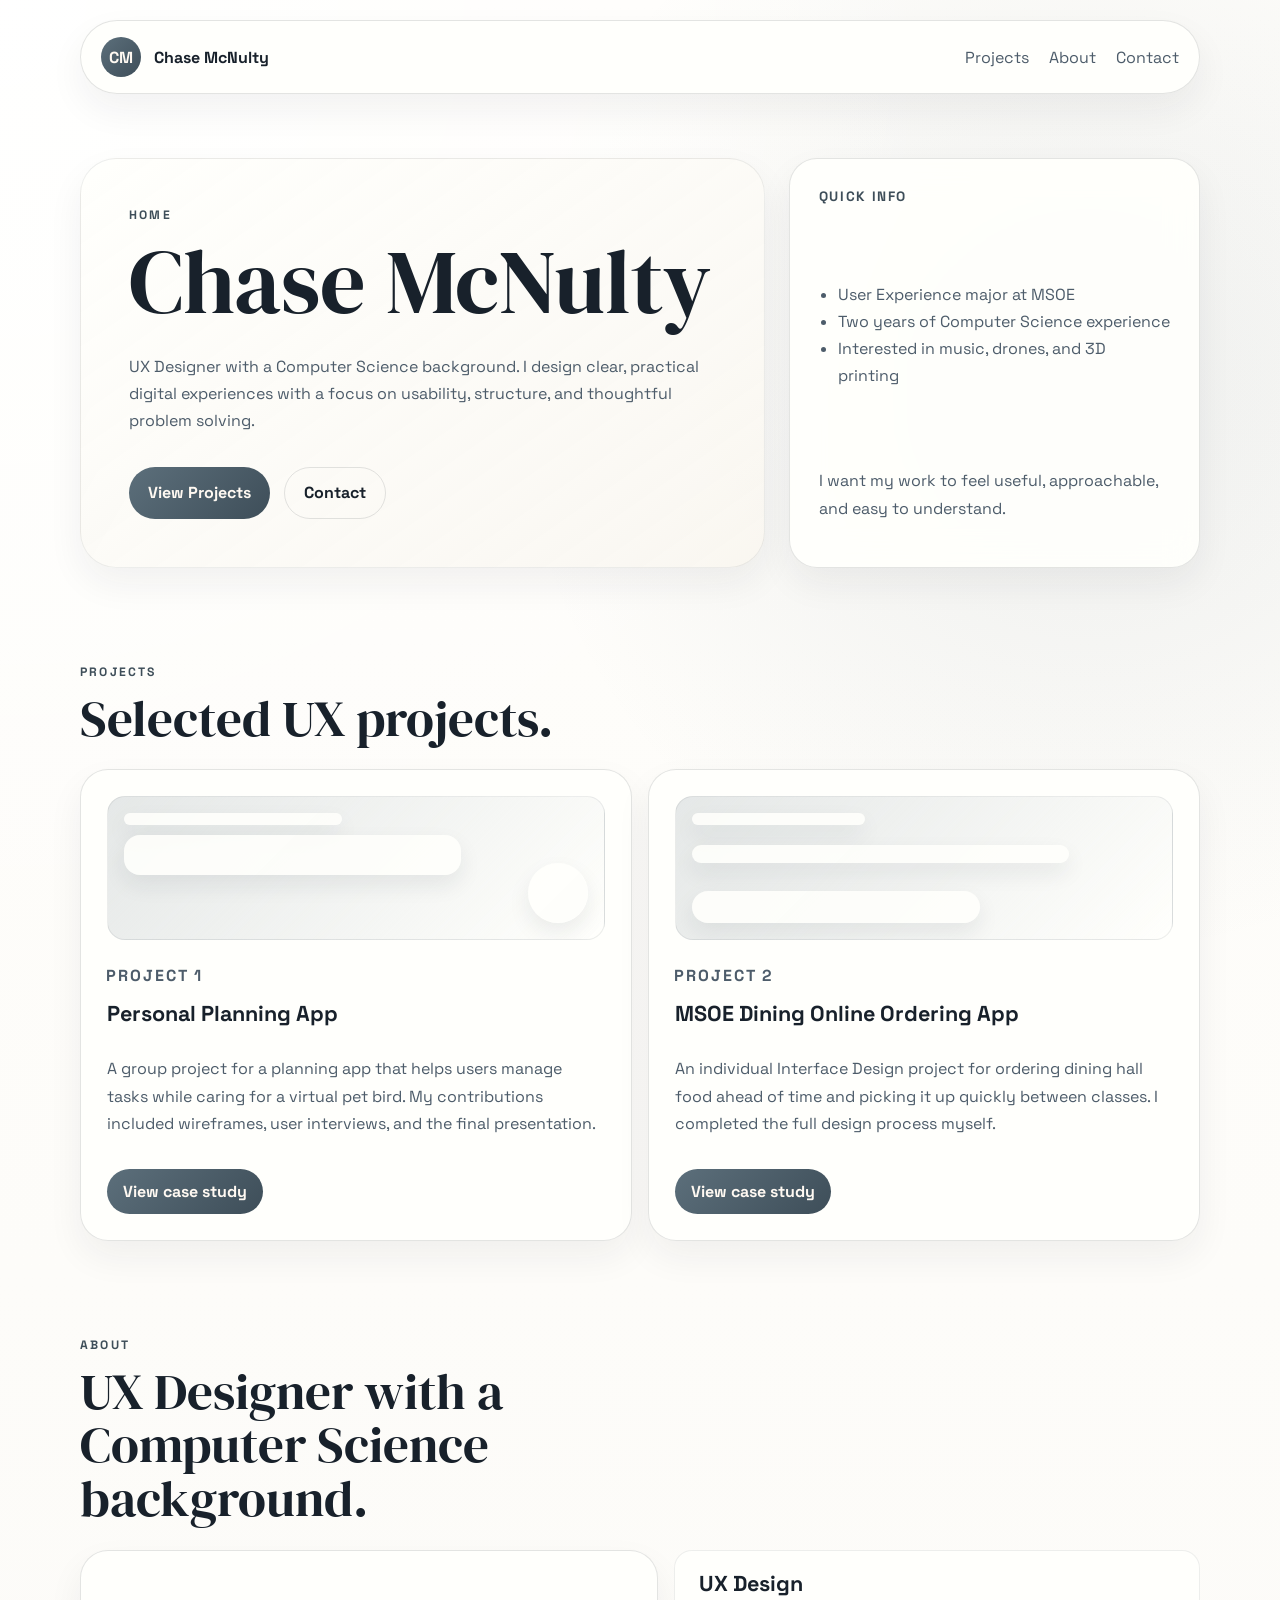
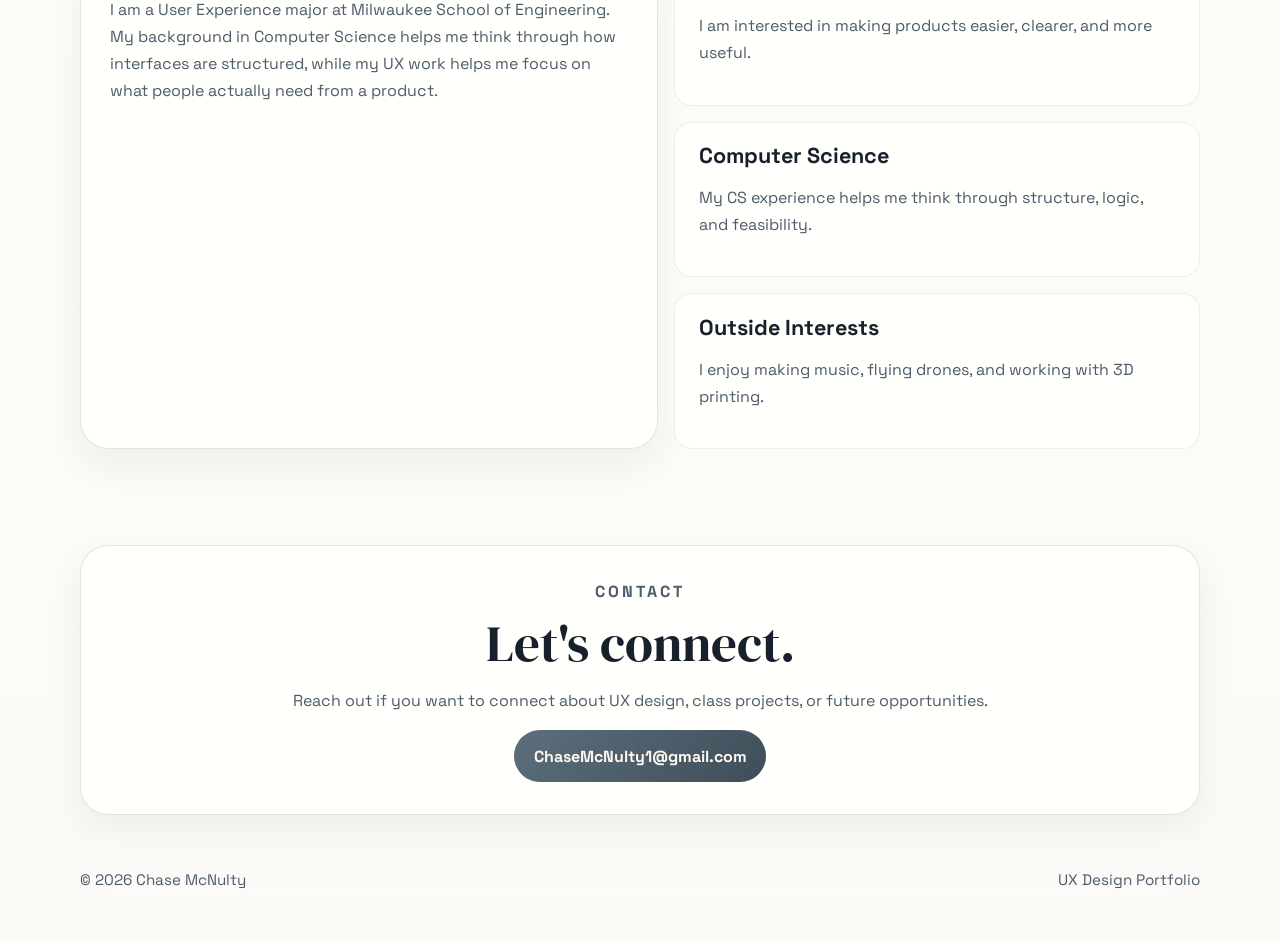
<file: index.html>
<!DOCTYPE html>
<html lang="en">
<head>
  <meta charset="UTF-8">
  <meta name="viewport" content="width=device-width, initial-scale=1.0">
  <title>Chase McNulty | Portfolio</title>
  <meta
    name="description"
    content="UX design portfolio for Chase McNulty, a User Experience major at MSOE with a Computer Science background."
  >
  <link rel="preconnect" href="https://fonts.googleapis.com">
  <link rel="preconnect" href="https://fonts.gstatic.com" crossorigin>
  <link
    href="https://fonts.googleapis.com/css2?family=Space+Grotesk:wght@400;500;700&family=DM+Serif+Display:ital@0;1&display=swap"
    rel="stylesheet"
  >
  <link rel="stylesheet" href="styles.css">
</head>
<body>
  <div class="page-shell">
    <header class="site-header">
      <a class="brand" href="#top" aria-label="Chase McNulty home">
        <span class="brand-mark">CM</span>
        <span class="brand-text">Chase McNulty</span>
      </a>

      <button class="menu-toggle" type="button" aria-expanded="false" aria-controls="site-nav">
        Menu
      </button>

      <nav class="site-nav" id="site-nav" aria-label="Primary">
        <a href="#projects">Projects</a>
        <a href="#about">About</a>
        <a href="#contact">Contact</a>
      </nav>
    </header>

    <main id="top">
      <section class="hero">
        <div class="hero-copy">
          <p class="eyebrow">Home</p>
          <h1>Chase McNulty</h1>
          <p class="hero-text">
            UX Designer with a Computer Science background. I design clear, practical digital
            experiences with a focus on usability, structure, and thoughtful problem solving.
          </p>
          <div class="hero-actions">
            <a class="button button-primary" href="#projects">View Projects</a>
            <a class="button button-secondary" href="#contact">Contact</a>
          </div>
        </div>

        <aside class="hero-card" aria-label="Quick profile">
          <p class="card-label">Quick Info</p>
          <ul class="status-list">
            <li>User Experience major at MSOE</li>
            <li>Two years of Computer Science experience</li>
            <li>Interested in music, drones, and 3D printing</li>
          </ul>
          <p class="card-note">I want my work to feel useful, approachable, and easy to understand.</p>
        </aside>
      </section>

      <section class="section" id="projects">
        <div class="section-heading">
          <p class="eyebrow">Projects</p>
          <h2>Selected UX projects.</h2>
        </div>

        <div class="project-grid">
          <article class="project-card">
            <div class="project-visual project-visual-planner" aria-hidden="true">
              <span></span>
              <span></span>
              <span></span>
            </div>
            <p class="project-tag">Project 1</p>
            <h3>Personal Planning App</h3>
            <p>
              A group project for a planning app that helps users manage tasks while caring
              for a virtual pet bird. My contributions included wireframes, user interviews,
              and the final presentation.
            </p>
            <a href="personal-planning-app.html">View case study</a>
          </article>

          <article class="project-card">
            <div class="project-visual project-visual-dining" aria-hidden="true">
              <span></span>
              <span></span>
              <span></span>
            </div>
            <p class="project-tag">Project 2</p>
            <h3>MSOE Dining Online Ordering App</h3>
            <p>
              An individual Interface Design project for ordering dining hall food ahead
              of time and picking it up quickly between classes. I completed the full design
              process myself.
            </p>
            <a href="msoe-dining-app.html">View case study</a>
          </article>
        </div>
      </section>

      <section class="section split-section" id="about">
        <div class="section-heading">
          <p class="eyebrow">About</p>
          <h2>UX Designer with a Computer Science background.</h2>
        </div>

        <div class="about-layout">
          <div class="about-card">
            <p>
              I am a User Experience major at Milwaukee School of Engineering. My background in
              Computer Science helps me think through how interfaces are structured, while my UX
              work helps me focus on what people actually need from a product.
            </p>
          </div>
          <div class="about-points">
            <div>
              <h3>UX Design</h3>
              <p>I am interested in making products easier, clearer, and more useful.</p>
            </div>
            <div>
              <h3>Computer Science</h3>
              <p>My CS experience helps me think through structure, logic, and feasibility.</p>
            </div>
            <div>
              <h3>Outside Interests</h3>
              <p>I enjoy making music, flying drones, and working with 3D printing.</p>
            </div>
          </div>
        </div>
      </section>

      <section class="section contact-section" id="contact">
        <div class="contact-panel">
          <p class="eyebrow">Contact</p>
          <h2>Let's connect.</h2>
          <p>Reach out if you want to connect about UX design, class projects, or future opportunities.</p>
          <a class="button button-primary" href="mailto:ChaseMcNulty1@gmail.com">ChaseMcNulty1@gmail.com</a>
        </div>
      </section>
    </main>

    <footer class="site-footer">
      <p>&copy; <span id="year"></span> Chase McNulty</p>
      <p>UX Design Portfolio</p>
    </footer>
  </div>

  <script src="script.js"></script>
</body>
</html>
</file>
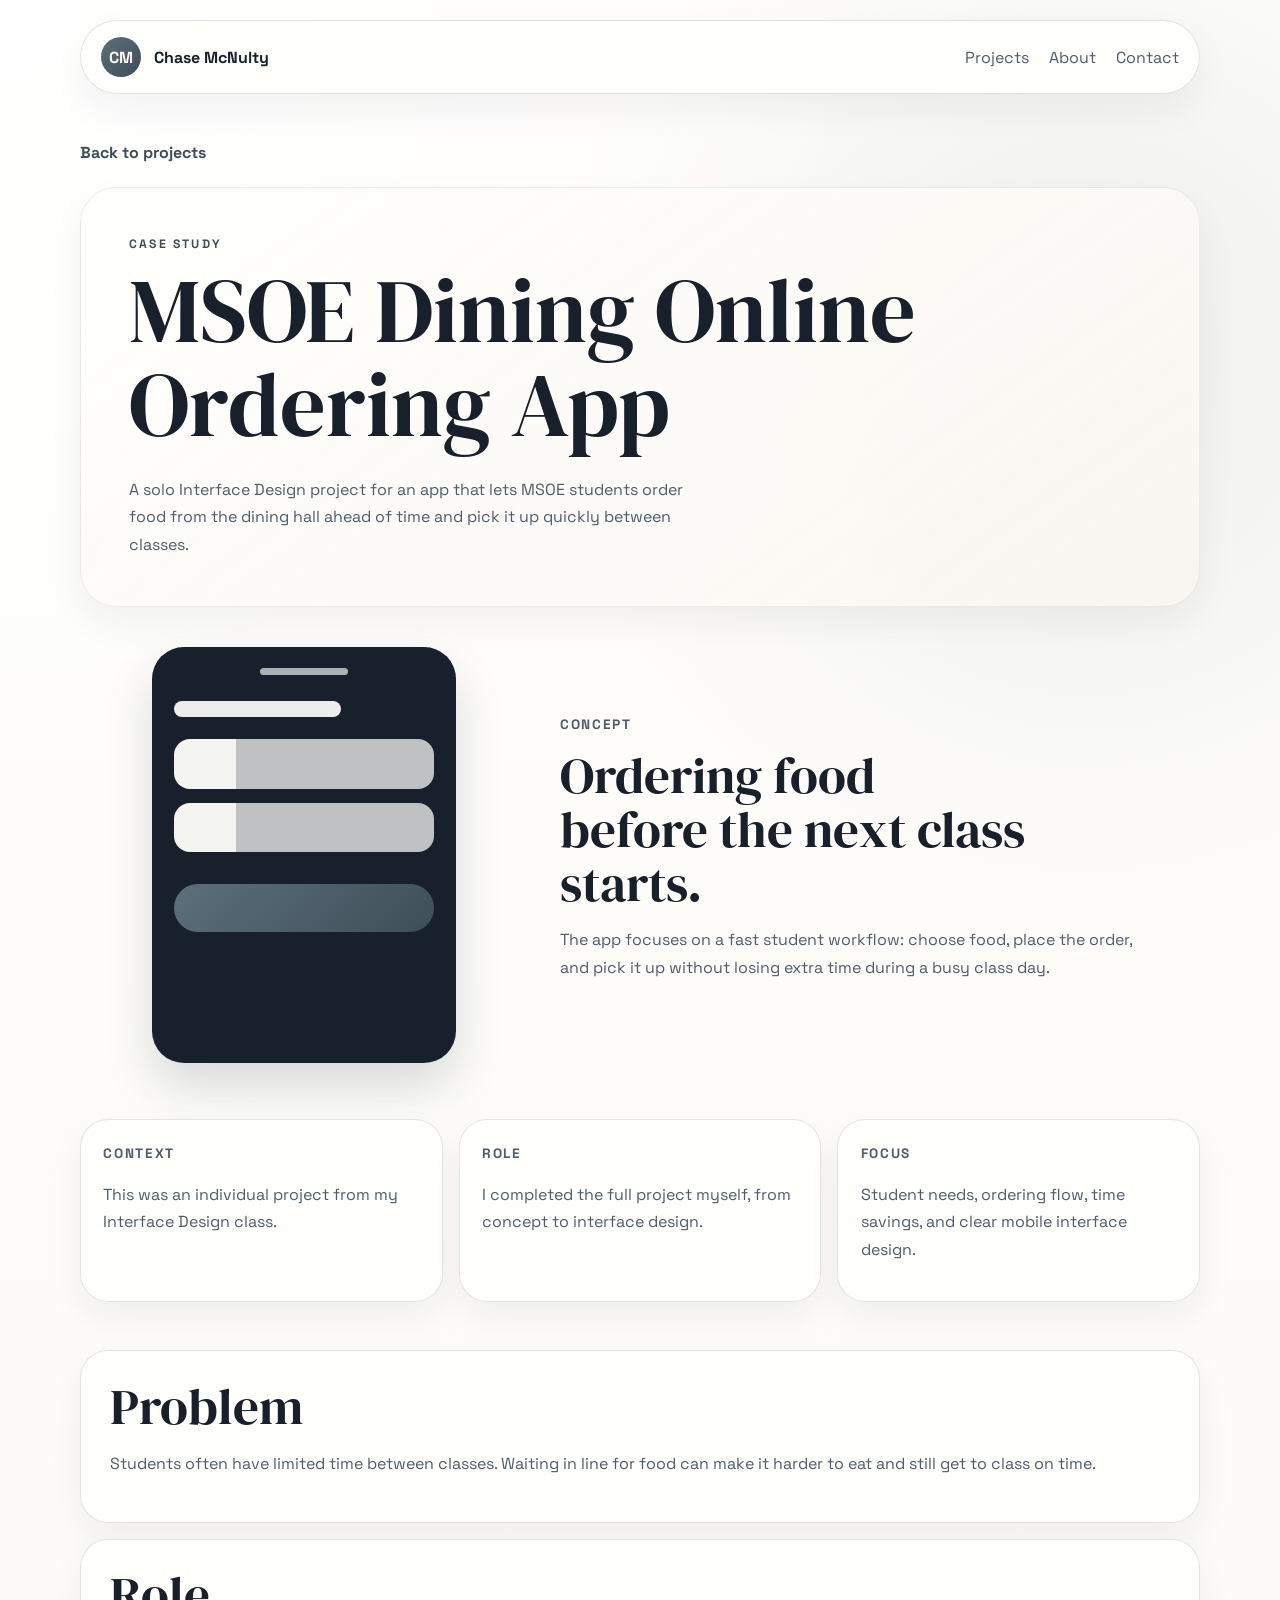
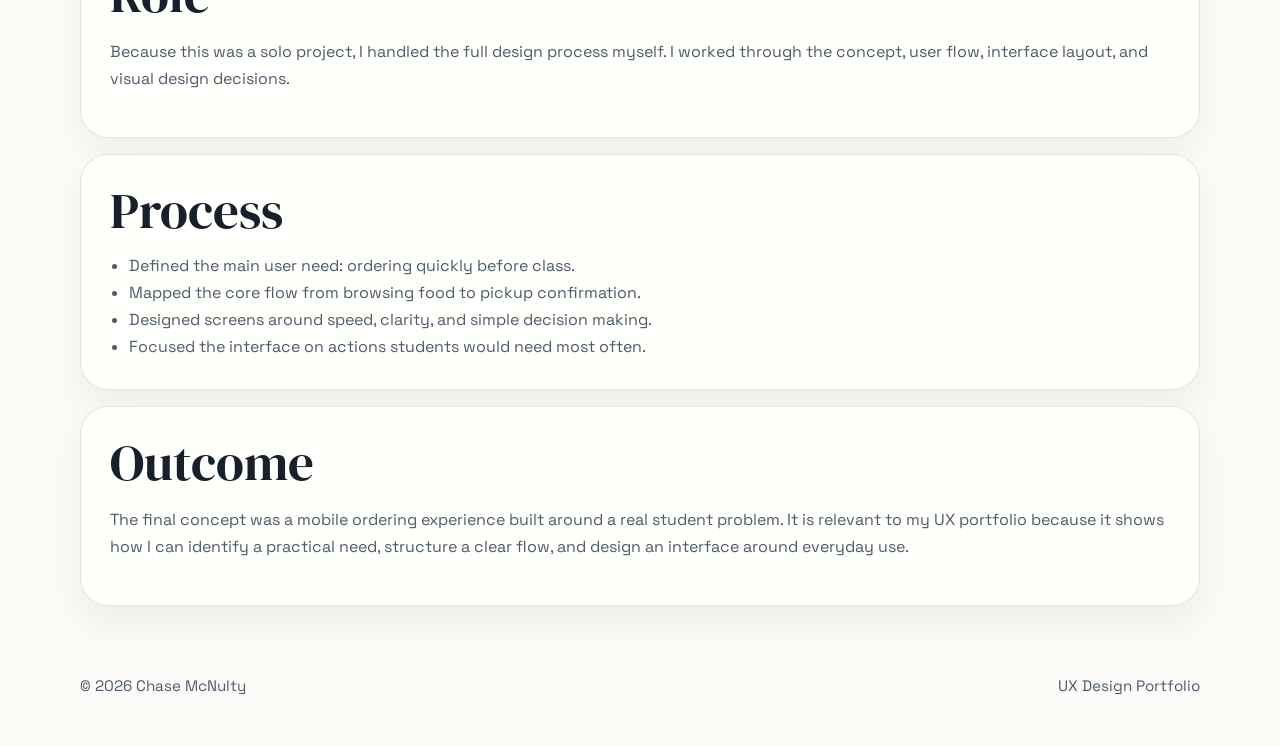
<file: msoe-dining-app.html>
<!DOCTYPE html>
<html lang="en">
<head>
  <meta charset="UTF-8">
  <meta name="viewport" content="width=device-width, initial-scale=1.0">
  <title>MSOE Dining Online Ordering App | Chase McNulty</title>
  <meta
    name="description"
    content="Case study for Chase McNulty's MSOE Dining Online Ordering App interface design project."
  >
  <link rel="preconnect" href="https://fonts.googleapis.com">
  <link rel="preconnect" href="https://fonts.gstatic.com" crossorigin>
  <link
    href="https://fonts.googleapis.com/css2?family=Space+Grotesk:wght@400;500;700&family=DM+Serif+Display:ital@0;1&display=swap"
    rel="stylesheet"
  >
  <link rel="stylesheet" href="styles.css">
</head>
<body>
  <div class="page-shell">
    <header class="site-header">
      <a class="brand" href="index.html#top" aria-label="Chase McNulty home">
        <span class="brand-mark">CM</span>
        <span class="brand-text">Chase McNulty</span>
      </a>

      <button class="menu-toggle" type="button" aria-expanded="false" aria-controls="site-nav">
        Menu
      </button>

      <nav class="site-nav" id="site-nav" aria-label="Primary">
        <a href="index.html#projects">Projects</a>
        <a href="index.html#about">About</a>
        <a href="index.html#contact">Contact</a>
      </nav>
    </header>

    <main>
      <a class="back-link" href="index.html#projects">Back to projects</a>

      <section class="case-study-hero">
        <p class="eyebrow">Case Study</p>
        <h1>MSOE Dining Online Ordering App</h1>
        <p class="hero-text">
          A solo Interface Design project for an app that lets MSOE students order food from
          the dining hall ahead of time and pick it up quickly between classes.
        </p>
      </section>

      <section class="case-study-visual case-study-visual-dining" aria-label="Dining app interface concept">
        <div class="mock-phone">
          <div class="mock-status"></div>
          <div class="mock-title"></div>
          <div class="mock-menu-row"></div>
          <div class="mock-menu-row"></div>
          <div class="mock-order-button"></div>
        </div>
        <div class="visual-copy">
          <p class="card-label">Concept</p>
          <h2>Ordering food before the next class starts.</h2>
          <p>
            The app focuses on a fast student workflow: choose food, place the order, and pick
            it up without losing extra time during a busy class day.
          </p>
        </div>
      </section>

      <section class="case-study-summary" aria-label="Project context">
        <div>
          <p class="card-label">Context</p>
          <p>This was an individual project from my Interface Design class.</p>
        </div>
        <div>
          <p class="card-label">Role</p>
          <p>I completed the full project myself, from concept to interface design.</p>
        </div>
        <div>
          <p class="card-label">Focus</p>
          <p>Student needs, ordering flow, time savings, and clear mobile interface design.</p>
        </div>
      </section>

      <section class="case-study-layout">
        <article class="case-study-block">
          <h2>Problem</h2>
          <p>
            Students often have limited time between classes. Waiting in line for food can make
            it harder to eat and still get to class on time.
          </p>
        </article>

        <article class="case-study-block">
          <h2>Role</h2>
          <p>
            Because this was a solo project, I handled the full design process myself. I worked
            through the concept, user flow, interface layout, and visual design decisions.
          </p>
        </article>

        <article class="case-study-block">
          <h2>Process</h2>
          <ul>
            <li>Defined the main user need: ordering quickly before class.</li>
            <li>Mapped the core flow from browsing food to pickup confirmation.</li>
            <li>Designed screens around speed, clarity, and simple decision making.</li>
            <li>Focused the interface on actions students would need most often.</li>
          </ul>
        </article>

        <article class="case-study-block">
          <h2>Outcome</h2>
          <p>
            The final concept was a mobile ordering experience built around a real student
            problem. It is relevant to my UX portfolio because it shows how I can identify a
            practical need, structure a clear flow, and design an interface around everyday use.
          </p>
        </article>
      </section>
    </main>

    <footer class="site-footer">
      <p>&copy; <span id="year"></span> Chase McNulty</p>
      <p>UX Design Portfolio</p>
    </footer>
  </div>

  <script src="script.js"></script>
</body>
</html>
</file>
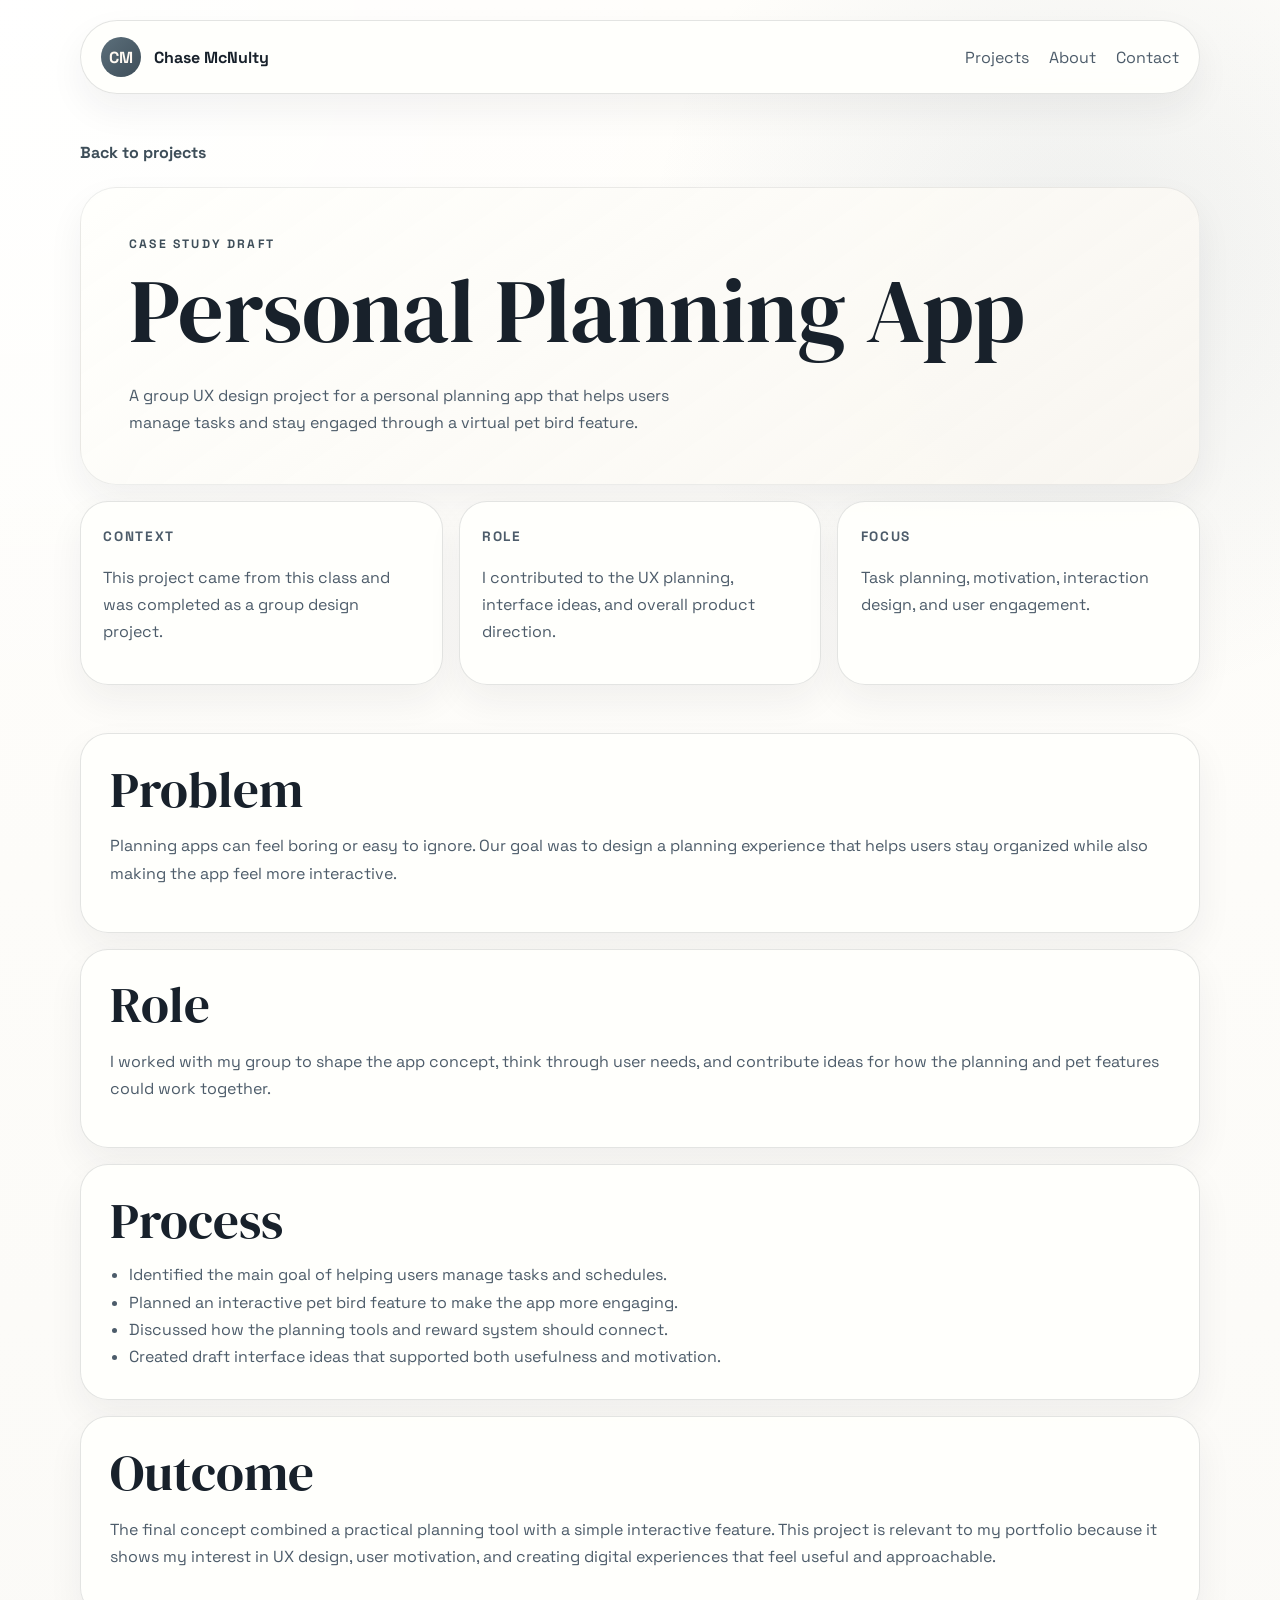
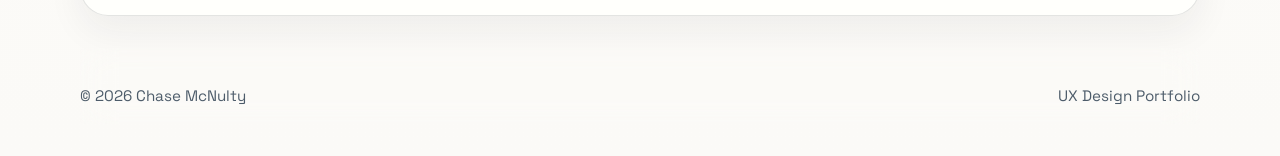
<file: personal-planning-app.html>
<!DOCTYPE html>
<html lang="en">
<head>
  <meta charset="UTF-8">
  <meta name="viewport" content="width=device-width, initial-scale=1.0">
  <title>Personal Planning App | Chase McNulty</title>
  <meta
    name="description"
    content="Case study draft for Chase McNulty's Personal Planning App UX design project."
  >
  <link rel="preconnect" href="https://fonts.googleapis.com">
  <link rel="preconnect" href="https://fonts.gstatic.com" crossorigin>
  <link
    href="https://fonts.googleapis.com/css2?family=Space+Grotesk:wght@400;500;700&family=DM+Serif+Display:ital@0;1&display=swap"
    rel="stylesheet"
  >
  <link rel="stylesheet" href="styles.css">
</head>
<body>
  <div class="page-shell">
    <header class="site-header">
      <a class="brand" href="index.html#top" aria-label="Chase McNulty home">
        <span class="brand-mark">CM</span>
        <span class="brand-text">Chase McNulty</span>
      </a>

      <button class="menu-toggle" type="button" aria-expanded="false" aria-controls="site-nav">
        Menu
      </button>

      <nav class="site-nav" id="site-nav" aria-label="Primary">
        <a href="index.html#projects">Projects</a>
        <a href="index.html#about">About</a>
        <a href="index.html#contact">Contact</a>
      </nav>
    </header>

    <main>
      <a class="back-link" href="index.html#projects">Back to projects</a>

      <section class="case-study-hero">
        <p class="eyebrow">Case Study Draft</p>
        <h1>Personal Planning App</h1>
        <p class="hero-text">
          A group UX design project for a personal planning app that helps users manage
          tasks and stay engaged through a virtual pet bird feature.
        </p>
      </section>

      <section class="case-study-summary" aria-label="Project context">
        <div>
          <p class="card-label">Context</p>
          <p>This project came from this class and was completed as a group design project.</p>
        </div>
        <div>
          <p class="card-label">Role</p>
          <p>I contributed to the UX planning, interface ideas, and overall product direction.</p>
        </div>
        <div>
          <p class="card-label">Focus</p>
          <p>Task planning, motivation, interaction design, and user engagement.</p>
        </div>
      </section>

      <section class="case-study-layout">
        <article class="case-study-block">
          <h2>Problem</h2>
          <p>
            Planning apps can feel boring or easy to ignore. Our goal was to design a planning
            experience that helps users stay organized while also making the app feel more
            interactive.
          </p>
        </article>

        <article class="case-study-block">
          <h2>Role</h2>
          <p>
            I worked with my group to shape the app concept, think through user needs, and
            contribute ideas for how the planning and pet features could work together.
          </p>
        </article>

        <article class="case-study-block">
          <h2>Process</h2>
          <ul>
            <li>Identified the main goal of helping users manage tasks and schedules.</li>
            <li>Planned an interactive pet bird feature to make the app more engaging.</li>
            <li>Discussed how the planning tools and reward system should connect.</li>
            <li>Created draft interface ideas that supported both usefulness and motivation.</li>
          </ul>
        </article>

        <article class="case-study-block">
          <h2>Outcome</h2>
          <p>
            The final concept combined a practical planning tool with a simple interactive
            feature. This project is relevant to my portfolio because it shows my interest in UX
            design, user motivation, and creating digital experiences that feel useful and
            approachable.
          </p>
        </article>
      </section>
    </main>

    <footer class="site-footer">
      <p>&copy; <span id="year"></span> Chase McNulty</p>
      <p>UX Design Portfolio</p>
    </footer>
  </div>

  <script src="script.js"></script>
</body>
</html>
</file>
<file: styles.css>
:root {
  --bg: #fbfaf7;
  --surface: rgba(255, 255, 252, 0.92);
  --surface-strong: #fffefb;
  --text: #18212b;
  --muted: #4d5c6a;
  --line: rgba(24, 33, 43, 0.12);
  --accent: #5c6f7b;
  --accent-deep: #3e4e59;
  --accent-soft: #e6ebef;
  --shadow: 0 16px 36px rgba(31, 41, 51, 0.06);
  --radius-lg: 28px;
  --radius-md: 18px;
  --max-width: 1120px;
}

*,
*::before,
*::after {
  box-sizing: border-box;
}

html {
  scroll-behavior: smooth;
}

body {
  margin: 0;
  font-family: "Space Grotesk", sans-serif;
  color: var(--text);
  background:
    radial-gradient(circle at top left, rgba(255, 255, 255, 0.96), transparent 34%),
    radial-gradient(circle at 85% 15%, rgba(92, 111, 123, 0.1), transparent 24%),
    linear-gradient(180deg, #fffefb 0%, var(--bg) 100%);
  min-height: 100vh;
}

a {
  color: inherit;
  text-decoration: none;
}

img {
  max-width: 100%;
  display: block;
}

.page-shell {
  width: min(calc(100% - 2rem), var(--max-width));
  margin: 0 auto;
  padding: 1.25rem 0 2rem;
}

.site-header,
.site-footer,
.project-card,
.hero-card,
.about-card,
.contact-panel {
  backdrop-filter: blur(16px);
}

.site-header {
  position: sticky;
  top: 1rem;
  z-index: 20;
  display: flex;
  align-items: center;
  justify-content: space-between;
  gap: 1rem;
  padding: 1rem 1.25rem;
  margin-bottom: 2rem;
  background: var(--surface);
  border: 1px solid var(--line);
  border-radius: 999px;
  box-shadow: var(--shadow);
}

.brand {
  display: inline-flex;
  align-items: center;
  gap: 0.8rem;
  font-weight: 700;
}

.brand-mark {
  display: grid;
  place-items: center;
  width: 2.5rem;
  height: 2.5rem;
  border-radius: 50%;
  background: linear-gradient(135deg, var(--accent), var(--accent-deep));
  color: #fff9f2;
}

.site-nav {
  display: flex;
  align-items: center;
  gap: 1.25rem;
}

.site-nav a {
  color: var(--muted);
  transition: color 180ms ease;
}

.site-nav a:hover,
.site-nav a:focus-visible {
  color: var(--text);
}

.menu-toggle {
  display: none;
  border: 0;
  background: var(--surface-strong);
  color: var(--text);
  border-radius: 999px;
  padding: 0.8rem 1rem;
  font: inherit;
}

.hero {
  display: grid;
  grid-template-columns: minmax(0, 1.5fr) minmax(280px, 0.9fr);
  gap: 1.5rem;
  align-items: stretch;
  padding: 2rem 0 3rem;
}

.hero-copy {
  padding: 3rem;
  border-radius: calc(var(--radius-lg) + 8px);
  background:
    linear-gradient(145deg, rgba(255, 255, 252, 0.98), rgba(249, 246, 240, 0.88)),
    linear-gradient(120deg, rgba(92, 111, 123, 0.05), transparent 62%);
  border: 1px solid rgba(31, 41, 51, 0.08);
  box-shadow: var(--shadow);
}

.eyebrow {
  margin: 0 0 0.75rem;
  color: var(--accent-deep);
  text-transform: uppercase;
  letter-spacing: 0.18em;
  font-size: 0.76rem;
  font-weight: 700;
}

h1,
h2,
h3 {
  margin: 0;
  line-height: 1.05;
}

h1,
h2 {
  font-family: "DM Serif Display", serif;
  font-weight: 400;
}

h1 {
  font-size: clamp(3rem, 7vw, 6rem);
  max-width: 18ch;
}

h2 {
  font-size: clamp(2rem, 4vw, 3.4rem);
  max-width: 24ch;
}

h3 {
  font-size: 1.35rem;
  margin-bottom: 0.85rem;
}

.hero-text,
.project-card p,
.about-card p,
.about-points p,
.contact-panel p,
.card-note,
.site-footer,
.status-list {
  color: var(--muted);
  line-height: 1.7;
  font-size: 1rem;
}

.hero-text {
  max-width: 58ch;
  margin: 1.5rem 0 0;
}

.hero-actions {
  display: flex;
  flex-wrap: wrap;
  gap: 0.85rem;
  margin-top: 2rem;
}

.button {
  display: inline-flex;
  align-items: center;
  justify-content: center;
  min-height: 3.25rem;
  padding: 0.9rem 1.2rem;
  border-radius: 999px;
  font-weight: 700;
  transition:
    transform 180ms ease,
    background-color 180ms ease,
    color 180ms ease;
}

.button:hover,
.button:focus-visible {
  transform: translateY(-2px);
}

.button-primary {
  background: linear-gradient(135deg, var(--accent), var(--accent-deep));
  color: #fff9f2;
}

.button-secondary {
  background: transparent;
  color: var(--text);
  border: 1px solid var(--line);
}

.hero-card,
.project-card,
.about-card,
.contact-panel {
  background: var(--surface);
  border: 1px solid var(--line);
  border-radius: var(--radius-lg);
  box-shadow: var(--shadow);
}

.hero-card {
  padding: 1.8rem;
  display: flex;
  flex-direction: column;
  justify-content: space-between;
}

.card-label,
.project-tag {
  margin: 0 0 0.85rem;
  color: var(--accent-deep);
  font-size: 0.85rem;
  font-weight: 700;
  text-transform: uppercase;
  letter-spacing: 0.12em;
}

.status-list {
  padding-left: 1.2rem;
  margin: 0;
}

.section {
  padding: 3rem 0;
}

.section-heading {
  margin-bottom: 1.5rem;
}

.project-grid {
  display: grid;
  grid-template-columns: repeat(auto-fit, minmax(260px, 1fr));
  gap: 1rem;
}

.project-card {
  display: flex;
  flex-direction: column;
  align-items: flex-start;
  padding: 1.6rem;
  transition:
    transform 220ms ease,
    border-color 220ms ease;
}

.project-card:hover,
.project-card:focus-within {
  transform: translateY(-6px);
  border-color: rgba(92, 111, 123, 0.28);
}

.project-card a {
  display: inline-flex;
  align-items: center;
  justify-content: center;
  width: fit-content;
  margin-top: 1rem;
  min-height: 2.75rem;
  padding: 0.75rem 1rem;
  border-radius: 999px;
  background: linear-gradient(135deg, var(--accent), var(--accent-deep));
  color: #fff9f2;
  font-weight: 700;
  transition:
    transform 180ms ease,
    box-shadow 180ms ease;
}

.project-card a:hover,
.project-card a:focus-visible {
  transform: translateY(-2px);
  box-shadow: 0 10px 22px rgba(31, 41, 51, 0.12);
}

.project-visual {
  width: 100%;
  min-height: 9rem;
  margin-bottom: 1.4rem;
  border-radius: var(--radius-md);
  background: linear-gradient(135deg, rgba(92, 111, 123, 0.16), rgba(255, 255, 252, 0.92));
  border: 1px solid rgba(31, 41, 51, 0.08);
  position: relative;
  overflow: hidden;
}

.project-visual span {
  position: absolute;
  display: block;
  border-radius: 999px;
  background: rgba(255, 255, 252, 0.88);
  box-shadow: 0 10px 22px rgba(31, 41, 51, 0.08);
}

.project-visual-planner span:nth-child(1) {
  width: 44%;
  height: 0.75rem;
  left: 1rem;
  top: 1rem;
}

.project-visual-planner span:nth-child(2) {
  width: 68%;
  height: 2.5rem;
  left: 1rem;
  top: 2.4rem;
  border-radius: 1rem;
}

.project-visual-planner span:nth-child(3) {
  width: 3.75rem;
  height: 3.75rem;
  right: 1rem;
  bottom: 1rem;
  border-radius: 50%;
}

.project-visual-dining span:nth-child(1) {
  width: 35%;
  height: 0.75rem;
  left: 1rem;
  top: 1rem;
}

.project-visual-dining span:nth-child(2) {
  width: 76%;
  height: 1.1rem;
  left: 1rem;
  top: 3rem;
}

.project-visual-dining span:nth-child(3) {
  width: 58%;
  height: 2rem;
  left: 1rem;
  bottom: 1rem;
  border-radius: 999px;
}

.split-section .about-layout {
  display: grid;
  grid-template-columns: minmax(0, 1.1fr) minmax(0, 1fr);
  gap: 1rem;
}

.about-card {
  padding: 1.8rem;
}

.about-points {
  display: grid;
  gap: 1rem;
}

.about-points div {
  padding: 1.4rem 1.5rem;
  border-radius: var(--radius-md);
  background: rgba(255, 255, 252, 0.94);
  border: 1px solid rgba(31, 41, 51, 0.08);
}

.contact-section {
  padding-bottom: 1rem;
}

.contact-panel {
  padding: 2rem;
  text-align: center;
}

.contact-panel h2 {
  margin-inline: auto;
}

.back-link {
  display: inline-flex;
  margin: 1rem 0 1.5rem;
  color: var(--accent-deep);
  font-weight: 700;
}

.case-study-hero {
  padding: 3rem;
  border-radius: calc(var(--radius-lg) + 8px);
  background:
    linear-gradient(145deg, rgba(255, 255, 252, 0.98), rgba(249, 246, 240, 0.88)),
    linear-gradient(120deg, rgba(92, 111, 123, 0.05), transparent 62%);
  border: 1px solid rgba(31, 41, 51, 0.08);
  box-shadow: var(--shadow);
}

.case-study-hero h1 {
  max-width: 22ch;
}

.case-study-visual {
  display: grid;
  grid-template-columns: minmax(220px, 0.7fr) minmax(0, 1fr);
  gap: 2rem;
  align-items: center;
  padding: 2.5rem 0;
}

.mock-phone {
  width: min(100%, 19rem);
  min-height: 26rem;
  justify-self: center;
  padding: 1.35rem;
  border-radius: 2rem;
  background: #18212b;
  box-shadow: 0 24px 48px rgba(31, 41, 51, 0.16);
}

.mock-status,
.mock-title,
.mock-task,
.mock-menu-row,
.mock-order-button,
.mock-pet {
  background: rgba(255, 255, 252, 0.92);
}

.mock-status {
  width: 34%;
  height: 0.45rem;
  margin: 0 auto 1.6rem;
  border-radius: 999px;
  opacity: 0.7;
}

.mock-title {
  width: 64%;
  height: 1rem;
  margin-bottom: 1.4rem;
  border-radius: 999px;
}

.mock-task,
.mock-menu-row {
  height: 3.1rem;
  margin-bottom: 0.85rem;
  border-radius: 1rem;
}

.mock-task.short {
  width: 72%;
}

.mock-pet {
  width: 6.25rem;
  height: 6.25rem;
  margin: 2rem auto 0;
  border-radius: 50%;
  background:
    radial-gradient(circle at 50% 36%, #fffefb 0 18%, transparent 19%),
    linear-gradient(135deg, var(--accent), var(--accent-deep));
}

.mock-menu-row {
  background:
    linear-gradient(90deg, rgba(255, 255, 252, 0.95) 0 24%, rgba(255, 255, 252, 0.72) 24% 100%);
}

.mock-order-button {
  height: 3rem;
  margin-top: 2rem;
  border-radius: 999px;
  background: linear-gradient(135deg, var(--accent), var(--accent-deep));
}

.visual-copy h2 {
  max-width: 18ch;
  margin-bottom: 1rem;
}

.visual-copy p {
  color: var(--muted);
  line-height: 1.7;
  max-width: 58ch;
}

.case-study-summary {
  display: grid;
  grid-template-columns: repeat(3, minmax(0, 1fr));
  gap: 1rem;
  margin: 1rem 0 3rem;
}

.case-study-summary div,
.case-study-block {
  background: var(--surface);
  border: 1px solid var(--line);
  border-radius: var(--radius-lg);
  box-shadow: var(--shadow);
}

.case-study-summary div {
  padding: 1.4rem;
}

.case-study-summary p,
.case-study-block p,
.case-study-block li {
  color: var(--muted);
  line-height: 1.7;
}

.case-study-layout {
  display: grid;
  gap: 1rem;
  padding-bottom: 2rem;
}

.case-study-block {
  padding: 1.8rem;
}

.case-study-block h2 {
  max-width: none;
  margin-bottom: 0.85rem;
}

.case-study-block ul {
  margin: 0;
  padding-left: 1.2rem;
}

.site-footer {
  display: flex;
  justify-content: space-between;
  gap: 1rem;
  padding: 1.25rem 0 0;
  font-size: 0.95rem;
}

[data-reveal] {
  opacity: 0;
  transform: translateY(24px);
  transition:
    opacity 500ms ease,
    transform 500ms ease;
}

[data-reveal].is-visible {
  opacity: 1;
  transform: translateY(0);
}

@media (max-width: 900px) {
  .site-header {
    border-radius: 28px;
  }

  .hero,
  .project-grid,
  .case-study-visual,
  .case-study-summary,
  .split-section .about-layout,
  .site-footer {
    grid-template-columns: 1fr;
    display: grid;
  }

  .hero-copy,
  .case-study-hero {
    padding: 2rem;
  }

  .mock-phone {
    min-height: 22rem;
  }
}

@media (max-width: 720px) {
  .page-shell {
    width: min(calc(100% - 1rem), var(--max-width));
  }

  .menu-toggle {
    display: inline-flex;
  }

  .site-header {
    align-items: flex-start;
    flex-wrap: wrap;
    border-radius: 32px;
  }

  .site-nav {
    width: 100%;
    display: none;
    flex-direction: column;
    align-items: flex-start;
    padding-top: 0.5rem;
  }

  .site-nav.is-open {
    display: flex;
  }

  h1 {
    font-size: clamp(2.5rem, 14vw, 4.4rem);
  }

  .hero-copy,
  .hero-card,
  .project-card,
  .about-card,
  .case-study-hero,
  .case-study-summary div,
  .case-study-block,
  .contact-panel {
    border-radius: 22px;
  }
}
</file>
